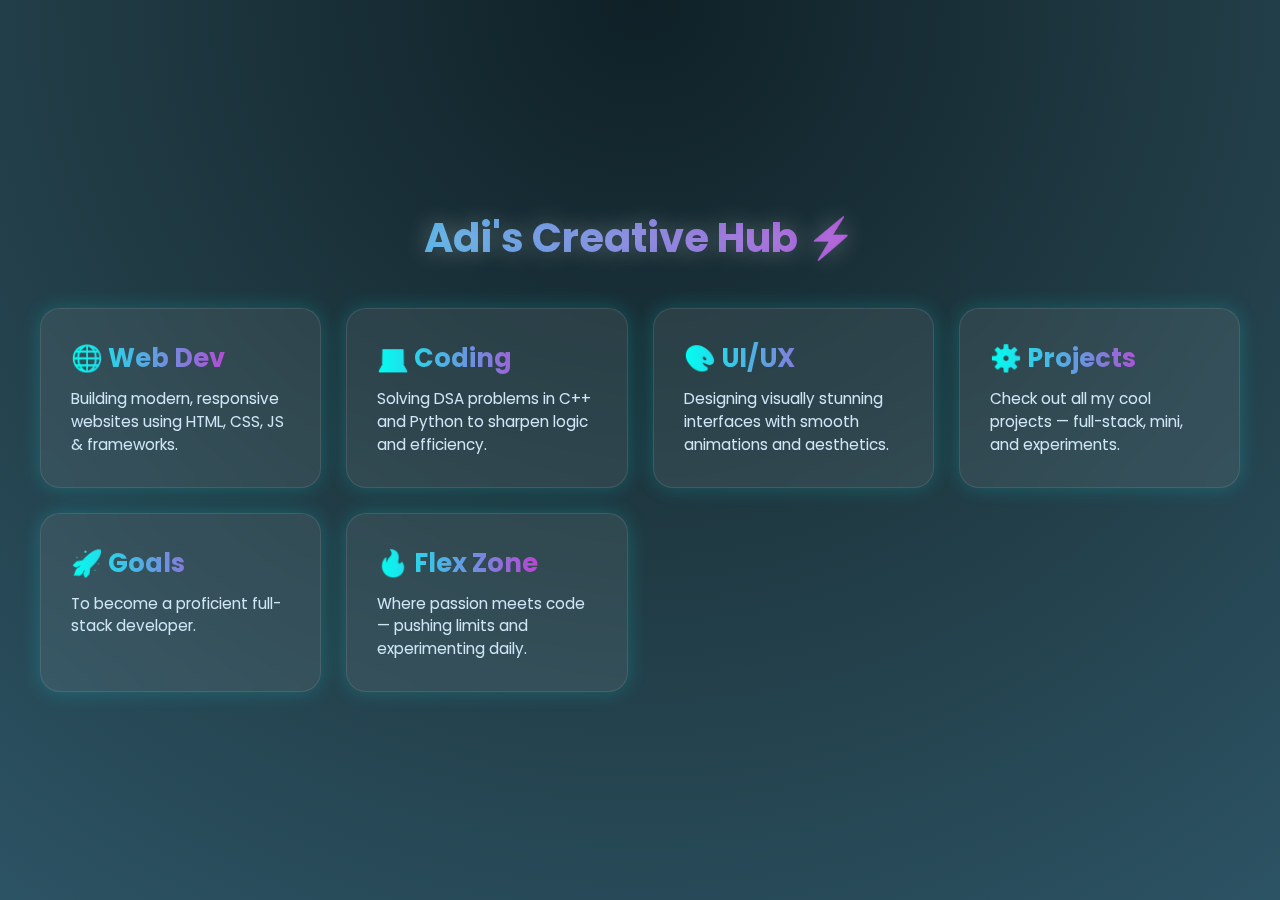
<file: index.html>
<!DOCTYPE html>
<html lang="en">
<head>
  <meta charset="UTF-8" />
  <meta name="viewport" content="width=device-width, initial-scale=1.0" />
  <title>Adi ⚡ | Portfolio</title>
  <link rel="stylesheet" href="style.css" />
</head>
<body>
  <div class="container">
    <h1 class="title">Adi's Creative Hub ⚡</h1>

    <div class="card-grid">
      <a href="https://github.com/" class="card" target="_blank">
        <h2>🌐 Web Dev</h2>
        <p>Building modern, responsive websites using HTML, CSS, JS & frameworks.</p>
      </a>

      <a href="https://leetcode.com/" class="card" target="_blank">
        <h2>💻 Coding</h2>
        <p>Solving DSA problems in C++ and Python to sharpen logic and efficiency.</p>
      </a>

      <a href="https://dribbble.com/" class="card" target="_blank">
        <h2>🎨 UI/UX</h2>
        <p>Designing visually stunning interfaces with smooth animations and aesthetics.</p>
      </a>

      <!-- 👇 This one goes to a new page -->
      <a href="projects.html" class="card">
        <h2>⚙️ Projects</h2>
        <p>Check out all my cool projects — full-stack, mini, and experiments.</p>
      </a>

      <a href="https://www.geeksforgeeks.org/" class="card" target="_blank">
        <h2>🚀 Goals</h2>
        <p>To become a proficient full-stack developer.</p>
      </a>

      <a href="https://codepen.io/" class="card" target="_blank">
        <h2>🔥 Flex Zone</h2>
        <p>Where passion meets code — pushing limits and experimenting daily.</p>
      </a>
    </div>
  </div>
</body>
</html>
</file>
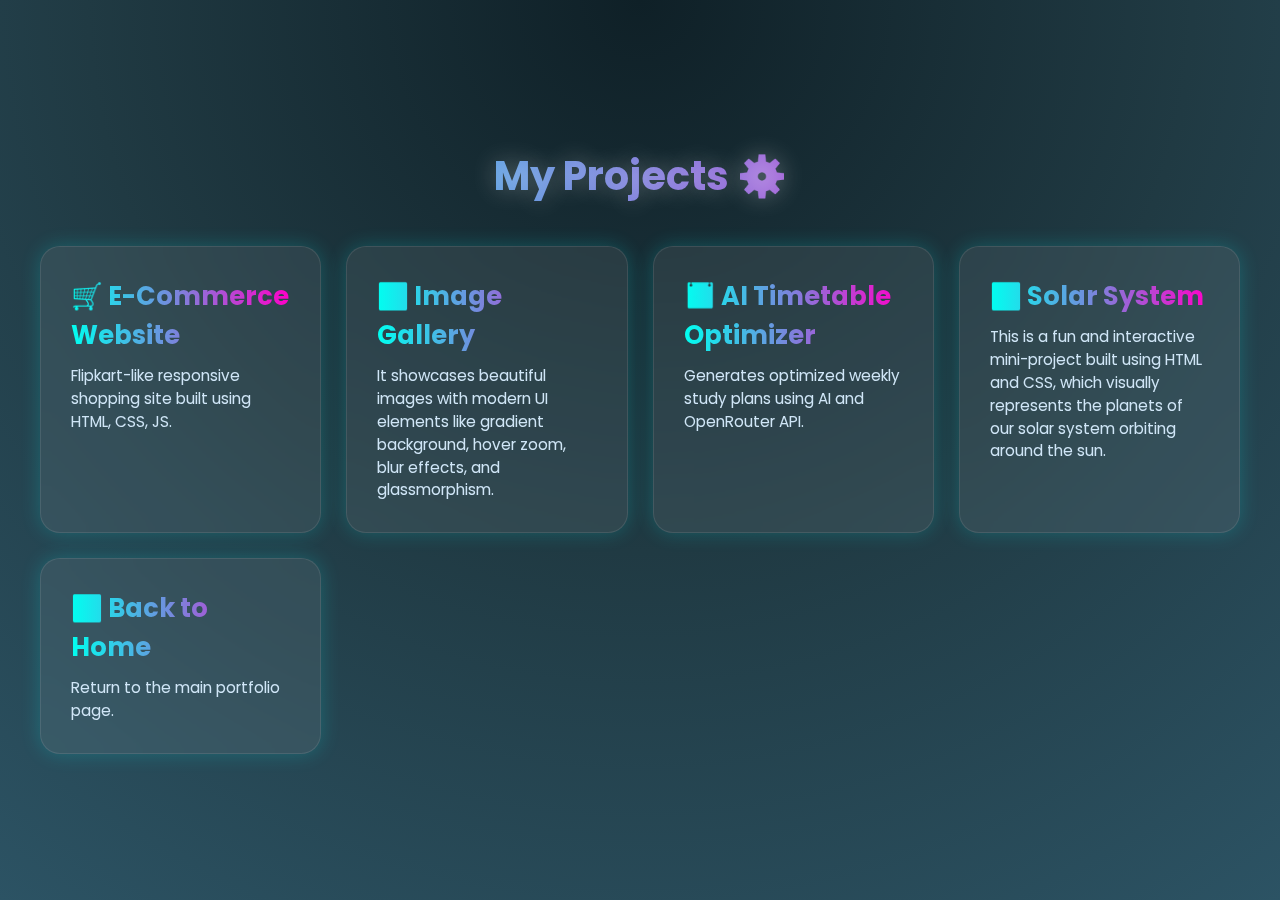
<file: projects.html>
<!DOCTYPE html>
<html lang="en">
<head>
  <meta charset="UTF-8" />
  <meta name="viewport" content="width=device-width, initial-scale=1.0" />
  <title>Adi ⚙️ | Projects</title>
  <link rel="stylesheet" href="style.css" />
</head>
<body>
  <div class="container">
    <h1 class="title">My Projects ⚙️</h1>

    <div class="card-grid">
      <a href="https://github.com/" class="card" target="_blank">
        <h2>🛒 E-Commerce Website</h2>
        <p>Flipkart-like responsive shopping site built using HTML, CSS, JS.</p>
      </a>

      <a href="https://adityajaiswal2007.github.io/Image-Gallery/" class="card" target="_blank">
        <h2>🌄 Image Gallery</h2>
        <p>It showcases beautiful images with modern UI elements like gradient background, hover zoom, blur effects, and glassmorphism.</p>
      </a>

      <a href="https://adityajaiswal2007.github.io/Timetable/" class="card" target="_blank">
        <h2>📅 AI Timetable Optimizer</h2>
        <p>Generates optimized weekly study plans using AI and OpenRouter API.</p>
      </a>

      <a href="https://adityajaiswal2007.github.io/solar-system/" class="card" target="_blank">
        <h2>🌌 Solar System</h2>
        <p>This is a fun and interactive mini-project built using HTML and CSS, which visually represents the planets of our solar system orbiting around the sun.</p>
      </a>

      <a href="index.html" class="card">
        <h2>⬅️ Back to Home</h2>
        <p>Return to the main portfolio page.</p>
      </a>
    </div>
  </div>
</body>
</html>
</file>
<file: style.css>
@import url('https://fonts.googleapis.com/css2?family=Poppins:wght@300;500;700&display=swap');

* {
  margin: 0;
  padding: 0;
  box-sizing: border-box;
}

body {
  font-family: 'Poppins', sans-serif;
  background: radial-gradient(circle at top, #0f2027, #203a43, #2c5364);
  color: white;
  display: flex;
  justify-content: center;
  align-items: center;
  min-height: 100vh;
  padding: 40px;
}

.container {
  max-width: 1200px;
  width: 100%;
}

.title {
  text-align: center;
  font-size: 2.5rem;
  margin-bottom: 40px;
  background: linear-gradient(90deg, #00fff0, #ff00c8);
  -webkit-background-clip: text;
  color: transparent;
  text-shadow: 0 0 25px rgba(255, 255, 255, 0.3);
}

.card-grid {
  display: grid;
  grid-template-columns: repeat(auto-fit, minmax(280px, 1fr));
  gap: 25px;
}

/* ---- CARD STYLE ---- */
.card {
  display: block;
  text-decoration: none;
  color: inherit;
  background: rgba(255, 255, 255, 0.08);
  border-radius: 20px;
  padding: 30px;
  backdrop-filter: blur(15px);
  box-shadow: 0 0 20px rgba(0, 255, 255, 0.2);
  transition: all 0.5s ease;
  border: 1px solid rgba(255, 255, 255, 0.1);
  cursor: pointer;
  transform-style: preserve-3d;
}

/* ---- CARD HOVER EFFECT ---- */
.card:hover {
  transform: translateY(-15px) rotateX(10deg) rotateY(5deg);
}

/* Gradient Glow for Each Card */
.card:nth-child(1):hover {
  box-shadow: 0 0 40px rgba(0, 255, 255, 0.7),
              0 0 60px rgba(255, 0, 200, 0.4);
}
.card:nth-child(2):hover {
  box-shadow: 0 0 40px rgba(255, 255, 0, 0.7),
              0 0 60px rgba(0, 255, 200, 0.4);
}
.card:nth-child(3):hover {
  box-shadow: 0 0 40px rgba(255, 0, 150, 0.7),
              0 0 60px rgba(0, 200, 255, 0.4);
}
.card:nth-child(4):hover {
  box-shadow: 0 0 40px rgba(0, 255, 150, 0.7),
              0 0 60px rgba(255, 255, 0, 0.4);
}
.card:nth-child(5):hover {
  box-shadow: 0 0 40px rgba(255, 100, 0, 0.7),
              0 0 60px rgba(255, 0, 150, 0.4);
}
.card:nth-child(6):hover {
  box-shadow: 0 0 40px rgba(0, 150, 255, 0.7),
              0 0 60px rgba(255, 0, 100, 0.4);
}

/* ---- TEXT STYLING ---- */
.card h2 {
  font-size: 1.6rem;
  background: linear-gradient(90deg, #00fff0, #ff00c8);
  -webkit-background-clip: text;
  color: transparent;
  margin-bottom: 10px;
  transition: 0.3s ease;
}

.card:hover h2 {
  transform: scale(1.05);
}

.card p {
  font-size: 0.95rem;
  color: #d0e6f7;
  line-height: 1.5;
}
</file>
